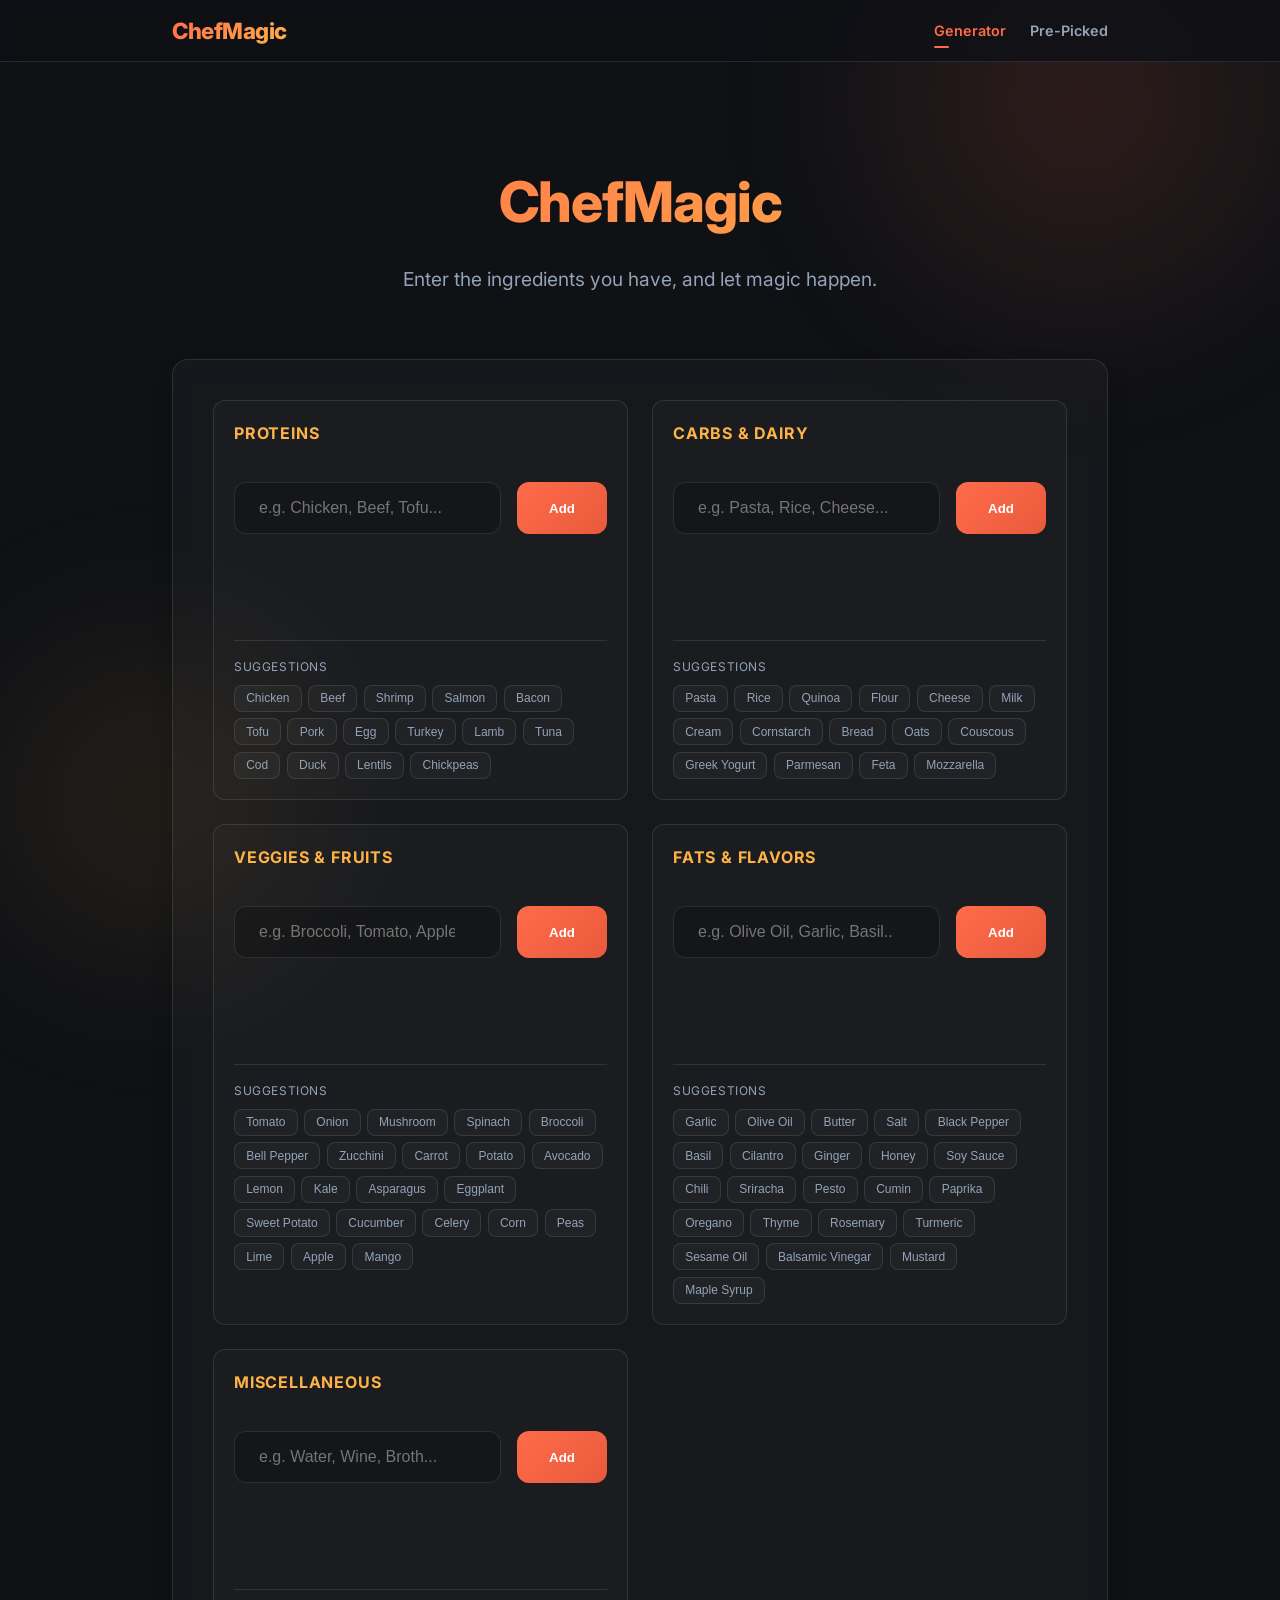
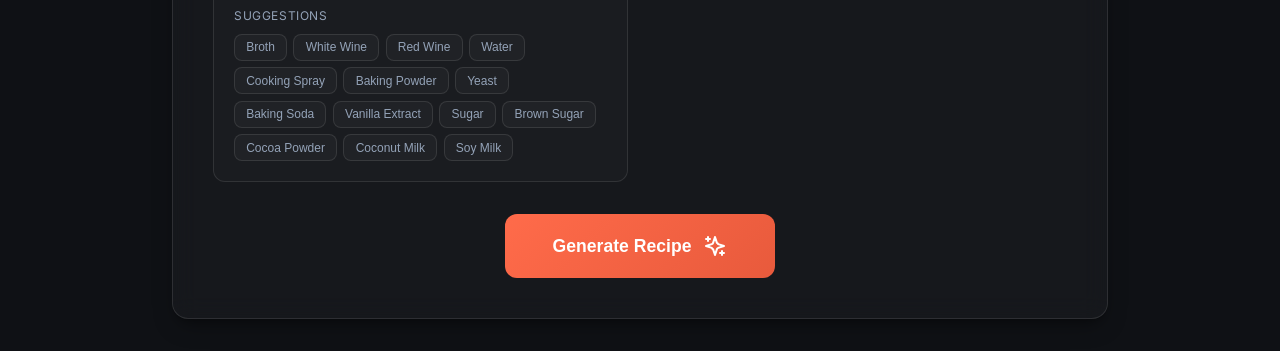
<file: index.html>
<!DOCTYPE html>
<html lang="en">

<head>
    <meta charset="UTF-8">
    <meta name="viewport" content="width=device-width, initial-scale=1.0">
    <title>ChefMagic | Creative Recipe Generator</title>
    <meta name="description" content="Turn your remaining ingredients into gourmet recipes instantly with ChefMagic.">
    <!-- Google Fonts -->
    <link rel="preconnect" href="https://fonts.googleapis.com">
    <link rel="preconnect" href="https://fonts.gstatic.com" crossorigin>
    <link href="https://fonts.googleapis.com/css2?family=Inter:wght@400;600;700;800&display=swap" rel="stylesheet">
    <link rel="stylesheet" href="styles.css">
</head>

<body>
    <div class="bg-blob"></div>
    <div class="bg-blob-2"></div>

    <nav class="main-nav">
        <div class="nav-container">
            <a href="index.html" class="nav-logo">ChefMagic</a>
            <div class="nav-links">
                <a href="index.html" class="nav-link active">Generator</a>
                <a href="prepicked.html" class="nav-link">Pre-Picked</a>
            </div>
        </div>
    </nav>

    <div class="container" style="margin-top: 2rem;">
        <header>
            <h1>ChefMagic</h1>
            <p class="subtitle">Enter the ingredients you have, and let magic happen.</p>
        </header>

        <main>
            <section class="glass-card">
                <datalist id="ingredient-suggestions"></datalist>

                <div class="multi-input-grid">
                    <!-- Proteins -->
                    <div class="input-group category-group" data-category="proteins">
                        <h3>Proteins</h3>
                        <div class="input-field-wrapper">
                            <input type="text" id="input-proteins" placeholder="e.g. Chicken, Beef, Tofu..."
                                data-cat="proteins" list="ingredient-suggestions">
                            <button class="primary-btn add-btn" data-cat="proteins"> Add </button>
                        </div>
                        <div class="ingredients-list" id="list-proteins"></div>
                        <div class="suggested-ingredients" style="margin-top: 0.5rem; padding-top: 1rem; border-top: 1px solid var(--glass-border);">
                            <span style="font-size: 0.75rem; text-transform: uppercase; color: var(--text-muted); letter-spacing: 0.05em; display: block; margin-bottom: 0.5rem;">Suggestions</span>
                            <div class="category-chips">
                                <button class="suggestion-chip">Chicken</button>
                                <button class="suggestion-chip">Beef</button>
                                <button class="suggestion-chip">Shrimp</button>
                                <button class="suggestion-chip">Salmon</button>
                                <button class="suggestion-chip">Bacon</button>
                                <button class="suggestion-chip">Tofu</button>
                                <button class="suggestion-chip">Pork</button>
                                <button class="suggestion-chip">Egg</button>
                                <button class="suggestion-chip">Turkey</button>
                                <button class="suggestion-chip">Lamb</button>
                                <button class="suggestion-chip">Tuna</button>
                                <button class="suggestion-chip">Cod</button>
                                <button class="suggestion-chip">Duck</button>
                                <button class="suggestion-chip">Lentils</button>
                                <button class="suggestion-chip">Chickpeas</button>
                            </div>
                        </div>
                    </div>

                    <!-- Carbs & Dairy -->
                    <div class="input-group category-group" data-category="carbs">
                        <h3>Carbs & Dairy</h3>
                        <div class="input-field-wrapper">
                            <input type="text" id="input-carbs" placeholder="e.g. Pasta, Rice, Cheese..."
                                data-cat="carbs" list="ingredient-suggestions">
                            <button class="primary-btn add-btn" data-cat="carbs"> Add </button>
                        </div>
                        <div class="ingredients-list" id="list-carbs"></div>
                        <div class="suggested-ingredients" style="margin-top: 0.5rem; padding-top: 1rem; border-top: 1px solid var(--glass-border);">
                            <span style="font-size: 0.75rem; text-transform: uppercase; color: var(--text-muted); letter-spacing: 0.05em; display: block; margin-bottom: 0.5rem;">Suggestions</span>
                            <div class="category-chips">
                                <button class="suggestion-chip">Pasta</button>
                                <button class="suggestion-chip">Rice</button>
                                <button class="suggestion-chip">Quinoa</button>
                                <button class="suggestion-chip">Flour</button>
                                <button class="suggestion-chip">Cheese</button>
                                <button class="suggestion-chip">Milk</button>
                                <button class="suggestion-chip">Cream</button>
                                <button class="suggestion-chip">Cornstarch</button>
                                <button class="suggestion-chip">Bread</button>
                                <button class="suggestion-chip">Oats</button>
                                <button class="suggestion-chip">Couscous</button>
                                <button class="suggestion-chip">Greek Yogurt</button>
                                <button class="suggestion-chip">Parmesan</button>
                                <button class="suggestion-chip">Feta</button>
                                <button class="suggestion-chip">Mozzarella</button>
                            </div>
                        </div>
                    </div>

                    <!-- Veggies & Fruits -->
                    <div class="input-group category-group" data-category="veggies">
                        <h3>Veggies & Fruits</h3>
                        <div class="input-field-wrapper">
                            <input type="text" id="input-veggies" placeholder="e.g. Broccoli, Tomato, Apple..."
                                data-cat="veggies" list="ingredient-suggestions">
                            <button class="primary-btn add-btn" data-cat="veggies"> Add </button>
                        </div>
                        <div class="ingredients-list" id="list-veggies"></div>
                        <div class="suggested-ingredients" style="margin-top: 0.5rem; padding-top: 1rem; border-top: 1px solid var(--glass-border);">
                            <span style="font-size: 0.75rem; text-transform: uppercase; color: var(--text-muted); letter-spacing: 0.05em; display: block; margin-bottom: 0.5rem;">Suggestions</span>
                            <div class="category-chips">
                                <button class="suggestion-chip">Tomato</button>
                                <button class="suggestion-chip">Onion</button>
                                <button class="suggestion-chip">Mushroom</button>
                                <button class="suggestion-chip">Spinach</button>
                                <button class="suggestion-chip">Broccoli</button>
                                <button class="suggestion-chip">Bell Pepper</button>
                                <button class="suggestion-chip">Zucchini</button>
                                <button class="suggestion-chip">Carrot</button>
                                <button class="suggestion-chip">Potato</button>
                                <button class="suggestion-chip">Avocado</button>
                                <button class="suggestion-chip">Lemon</button>
                                <button class="suggestion-chip">Kale</button>
                                <button class="suggestion-chip">Asparagus</button>
                                <button class="suggestion-chip">Eggplant</button>
                                <button class="suggestion-chip">Sweet Potato</button>
                                <button class="suggestion-chip">Cucumber</button>
                                <button class="suggestion-chip">Celery</button>
                                <button class="suggestion-chip">Corn</button>
                                <button class="suggestion-chip">Peas</button>
                                <button class="suggestion-chip">Lime</button>
                                <button class="suggestion-chip">Apple</button>
                                <button class="suggestion-chip">Mango</button>
                            </div>
                        </div>
                    </div>

                    <!-- Fats & Flavors -->
                    <div class="input-group category-group" data-category="flavors">
                        <h3>Fats & Flavors</h3>
                        <div class="input-field-wrapper">
                            <input type="text" id="input-flavors" placeholder="e.g. Olive Oil, Garlic, Basil..."
                                data-cat="flavors" list="ingredient-suggestions">
                            <button class="primary-btn add-btn" data-cat="flavors"> Add </button>
                        </div>
                        <div class="ingredients-list" id="list-flavors"></div>
                        <div class="suggested-ingredients" style="margin-top: 0.5rem; padding-top: 1rem; border-top: 1px solid var(--glass-border);">
                            <span style="font-size: 0.75rem; text-transform: uppercase; color: var(--text-muted); letter-spacing: 0.05em; display: block; margin-bottom: 0.5rem;">Suggestions</span>
                            <div class="category-chips">
                                <button class="suggestion-chip">Garlic</button>
                                <button class="suggestion-chip">Olive Oil</button>
                                <button class="suggestion-chip">Butter</button>
                                <button class="suggestion-chip">Salt</button>
                                <button class="suggestion-chip">Black Pepper</button>
                                <button class="suggestion-chip">Basil</button>
                                <button class="suggestion-chip">Cilantro</button>
                                <button class="suggestion-chip">Ginger</button>
                                <button class="suggestion-chip">Honey</button>
                                <button class="suggestion-chip">Soy Sauce</button>
                                <button class="suggestion-chip">Chili</button>
                                <button class="suggestion-chip">Sriracha</button>
                                <button class="suggestion-chip">Pesto</button>
                                <button class="suggestion-chip">Cumin</button>
                                <button class="suggestion-chip">Paprika</button>
                                <button class="suggestion-chip">Oregano</button>
                                <button class="suggestion-chip">Thyme</button>
                                <button class="suggestion-chip">Rosemary</button>
                                <button class="suggestion-chip">Turmeric</button>
                                <button class="suggestion-chip">Sesame Oil</button>
                                <button class="suggestion-chip">Balsamic Vinegar</button>
                                <button class="suggestion-chip">Mustard</button>
                                <button class="suggestion-chip">Maple Syrup</button>
                            </div>
                        </div>
                    </div>

                    <!-- Misc -->
                    <div class="input-group category-group" data-category="misc">
                        <h3>Miscellaneous</h3>
                        <div class="input-field-wrapper">
                            <input type="text" id="input-misc" placeholder="e.g. Water, Wine, Broth..."
                                data-cat="misc" list="ingredient-suggestions">
                            <button class="primary-btn add-btn" data-cat="misc"> Add </button>
                        </div>
                        <div class="ingredients-list" id="list-misc"></div>
                        <div class="suggested-ingredients" style="margin-top: 0.5rem; padding-top: 1rem; border-top: 1px solid var(--glass-border);">
                            <span style="font-size: 0.75rem; text-transform: uppercase; color: var(--text-muted); letter-spacing: 0.05em; display: block; margin-bottom: 0.5rem;">Suggestions</span>
                            <div class="category-chips">
                                <button class="suggestion-chip">Broth</button>
                                <button class="suggestion-chip">White Wine</button>
                                <button class="suggestion-chip">Red Wine</button>
                                <button class="suggestion-chip">Water</button>
                                <button class="suggestion-chip">Cooking Spray</button>
                                <button class="suggestion-chip">Baking Powder</button>
                                <button class="suggestion-chip">Yeast</button>
                                <button class="suggestion-chip">Baking Soda</button>
                                <button class="suggestion-chip">Vanilla Extract</button>
                                <button class="suggestion-chip">Sugar</button>
                                <button class="suggestion-chip">Brown Sugar</button>
                                <button class="suggestion-chip">Cocoa Powder</button>
                                <button class="suggestion-chip">Coconut Milk</button>
                                <button class="suggestion-chip">Soy Milk</button>
                            </div>
                        </div>
                    </div>
                </div>

                <!-- Subtype Selection Modal (Hidden by default) -->
                <div id="subtype-modal" class="modal-overlay hidden">
                    <div class="modal-content glass-card">
                        <h3 id="subtype-title">Which type of Pasta?</h3>
                        <div class="subtype-options" id="subtype-options">
                            <!-- Options injected here -->
                        </div>
                        <button id="cancel-subtype" class="text-btn" style="margin-top: 1rem;">Cancel</button>
                    </div>
                </div>

                <div style="display: flex; justify-content: center; margin-top: 1rem;">
                    <button class="primary-btn" id="generate-btn"
                        style="padding: 1.25rem 3rem; font-size: 1.1rem; gap: 0.75rem;">
                        <span>Generate Recipe</span>
                        <svg width="24" height="24" viewBox="0 0 24 24" fill="none" stroke="currentColor"
                            stroke-width="2" stroke-linecap="round" stroke-linejoin="round">
                            <path
                                d="m12 3-1.912 5.813a2 2 0 0 1-1.275 1.275L3 12l5.813 1.912a2 2 0 0 0 1.275 1.275L12 21l1.912-5.813a2 2 0 0 1 1.275-1.275L21 12l-5.813-1.912a2 2 0 0 0-1.275-1.275L12 3Z">
                            </path>
                            <path d="M5 3v4"></path>
                            <path d="M19 17v4"></path>
                            <path d="M3 5h4"></path>
                            <path d="M17 19h4"></path>
                        </svg>
                    </button>
                </div>
    </div>
    </section>

    <section class="recipe-section" id="recipe-section">
        <!-- Recipe will be injected here -->
    </section>
    </main>
    </div>

    <script src="script.js"></script>
</body>

</html>
</file>
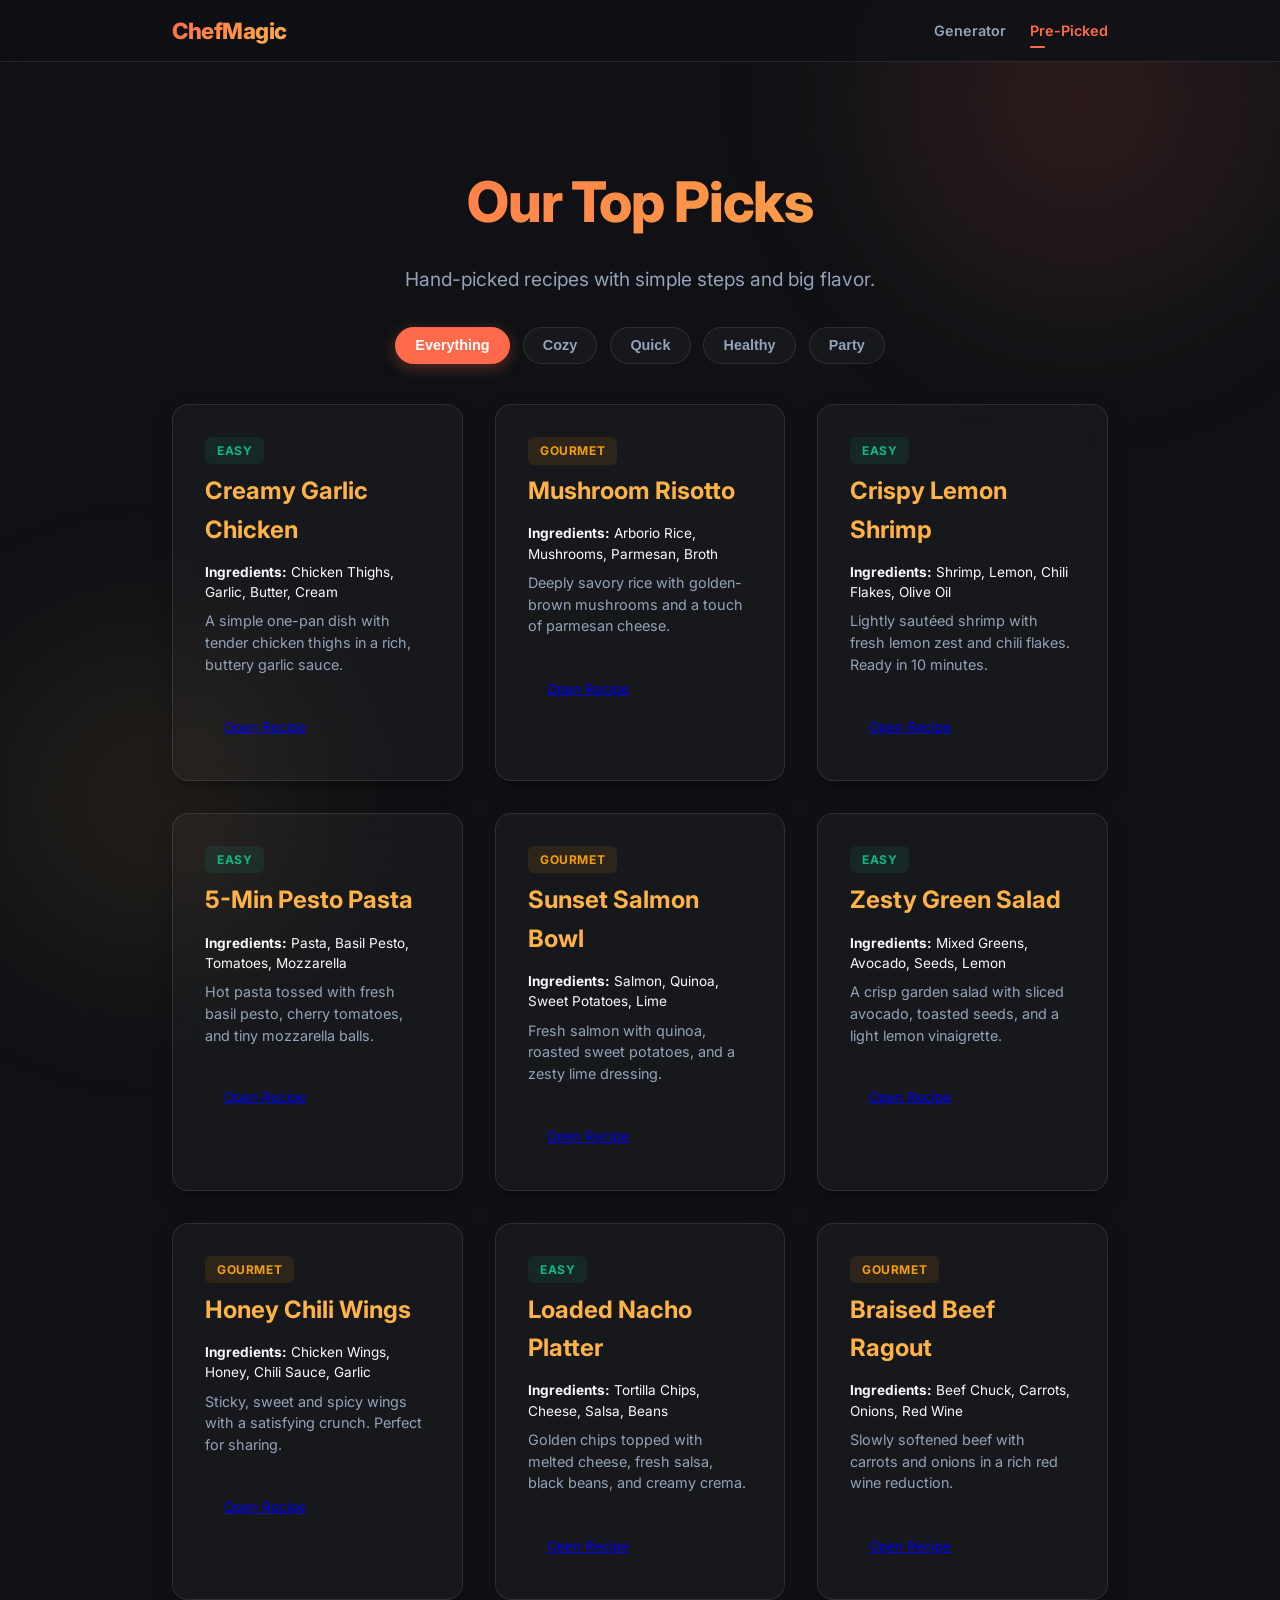
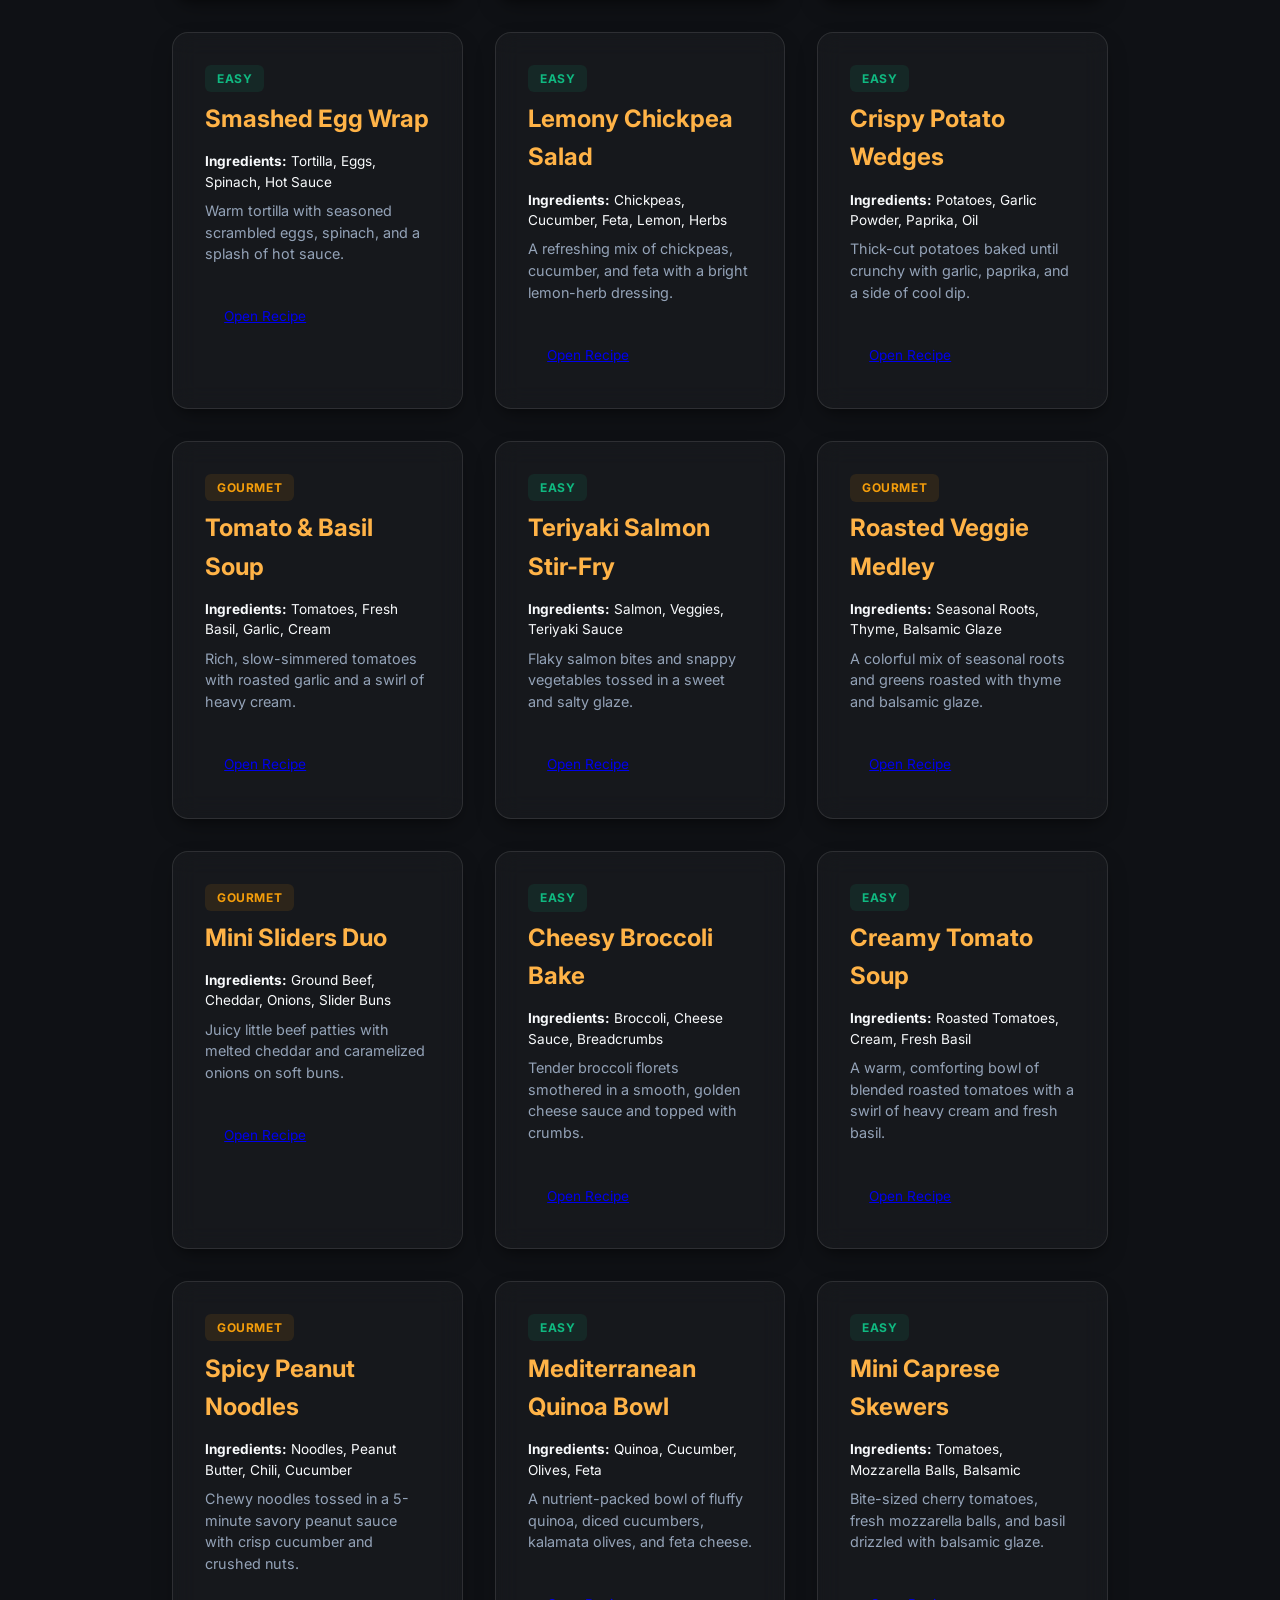
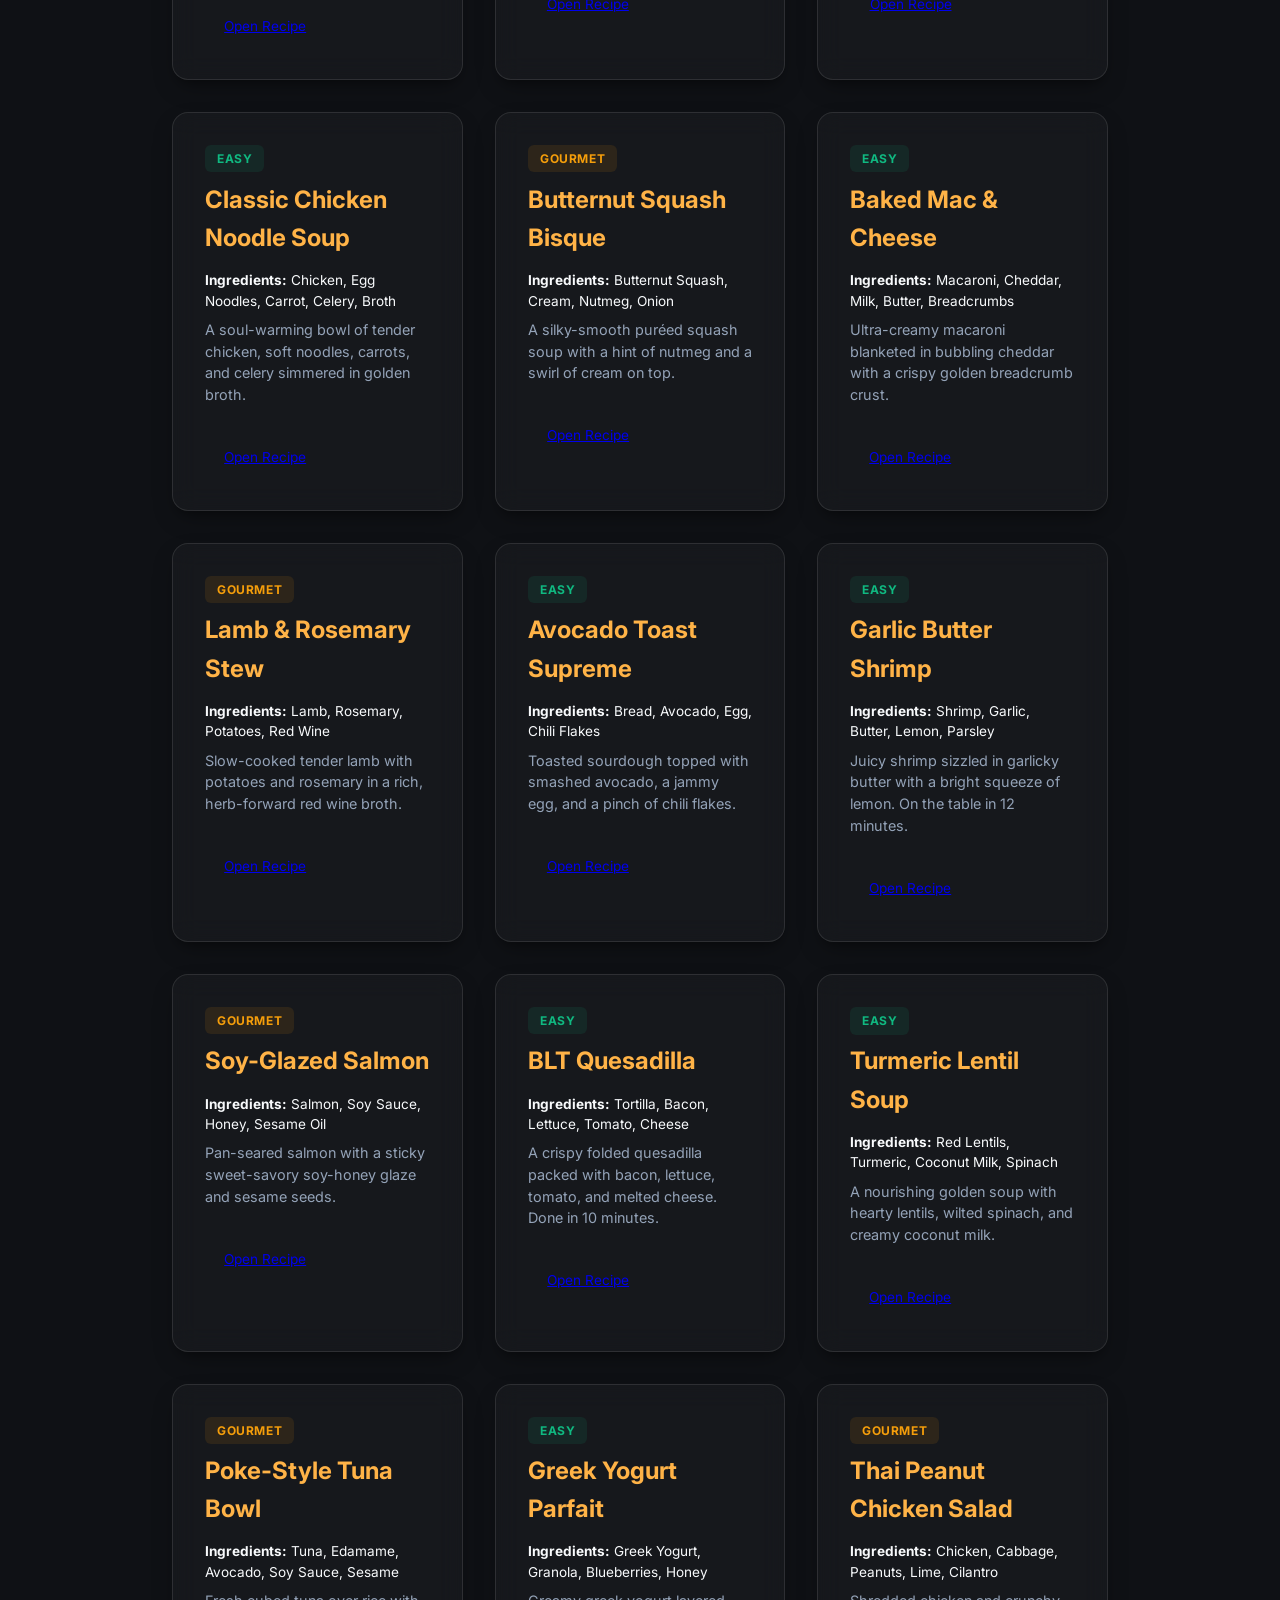
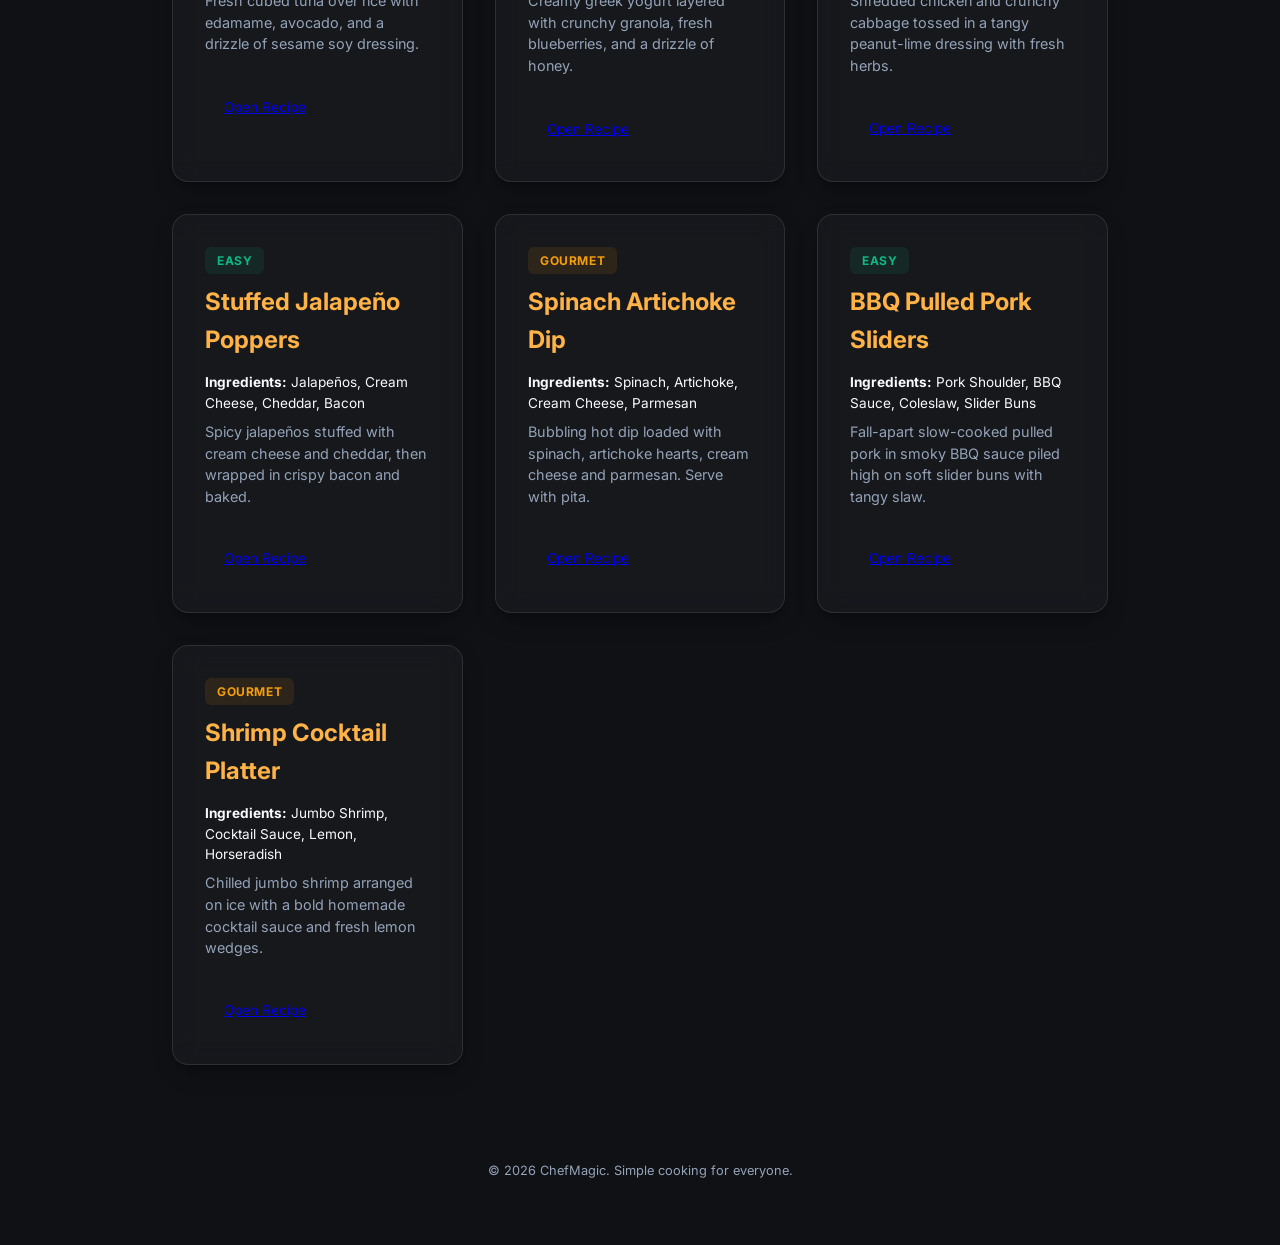
<file: prepicked.html>
<!DOCTYPE html>
<html lang="en">

<head>
    <meta charset="UTF-8">
    <meta name="viewport" content="width=device-width, initial-scale=1.0">
    <title>ChefMagic | Pre-Picked Recipes</title>
    <meta name="description" content="Explore our curated collection of professional, easy-to-follow recipes.">
    <link rel="preconnect" href="https://fonts.googleapis.com">
    <link rel="preconnect" href="https://fonts.gstatic.com" crossorigin>
    <link href="https://fonts.googleapis.com/css2?family=Inter:wght@400;600;700;800&display=swap" rel="stylesheet">
    <link rel="stylesheet" href="styles.css">
</head>

<body>
    <div class="bg-blob"></div>
    <div class="bg-blob-2"></div>

    <nav class="main-nav">
        <div class="nav-container">
            <a href="index.html" class="nav-logo">ChefMagic</a>
            <div class="nav-links">
                <a href="index.html" class="nav-link">Generator</a>
                <a href="prepicked.html" class="nav-link active">Pre-Picked</a>
            </div>
        </div>
    </nav>

    <div class="container" style="margin-top: 2rem;">
        <header style="margin-bottom: 2rem; text-align: center;">
            <h1>Our Top Picks</h1>
            <p class="subtitle">Hand-picked recipes with simple steps and big flavor.</p>
        </header>

        <div class="vibe-selector">
            <button class="vibe-btn active" data-vibe="all">Everything</button>
            <button class="vibe-btn" data-vibe="cozy">Cozy</button>
            <button class="vibe-btn" data-vibe="quick">Quick</button>
            <button class="vibe-btn" data-vibe="healthy">Healthy</button>
            <button class="vibe-btn" data-vibe="party">Party</button>
        </div>

        <main>
            <div class="recipe-gallery" id="recipe-gallery">
                <!-- Cozy -->
                <div class="glass-card gallery-card" data-vibe="cozy">
                    <div>
                        <span class="difficulty-badge diff-beginner">Easy</span>
                        <h2>Creamy Garlic Chicken</h2>
                        <p class="recipe-ingredients" style="font-size: 0.85rem; color: var(--accent-color); margin-bottom: 0.5rem;"><strong>Ingredients:</strong> Chicken Thighs, Garlic, Butter, Cream</p>
                        <p>A simple one-pan dish with tender chicken thighs in a rich, buttery garlic sauce.</p>
                    </div>
                    <a href="#" class="primary-btn view-btn">Open Recipe</a>
                </div>

                <div class="glass-card gallery-card" data-vibe="cozy">
                    <div>
                        <span class="difficulty-badge diff-intermediate">Gourmet</span>
                        <h2>Mushroom Risotto</h2>
                        <p class="recipe-ingredients" style="font-size: 0.85rem; color: var(--accent-color); margin-bottom: 0.5rem;"><strong>Ingredients:</strong> Arborio Rice, Mushrooms, Parmesan, Broth</p>
                        <p>Deeply savory rice with golden-brown mushrooms and a touch of parmesan cheese.</p>
                    </div>
                    <a href="#" class="primary-btn view-btn">Open Recipe</a>
                </div>

                <!-- Quick -->
                <div class="glass-card gallery-card" data-vibe="quick">
                    <div>
                        <span class="difficulty-badge diff-beginner">Easy</span>
                        <h2>Crispy Lemon Shrimp</h2>
                        <p class="recipe-ingredients" style="font-size: 0.85rem; color: var(--accent-color); margin-bottom: 0.5rem;"><strong>Ingredients:</strong> Shrimp, Lemon, Chili Flakes, Olive Oil</p>
                        <p>Lightly sautéed shrimp with fresh lemon zest and chili flakes. Ready in 10 minutes.</p>
                    </div>
                    <a href="#" class="primary-btn view-btn">Open Recipe</a>
                </div>

                <div class="glass-card gallery-card" data-vibe="quick">
                    <div>
                        <span class="difficulty-badge diff-beginner">Easy</span>
                        <h2>5-Min Pesto Pasta</h2>
                        <p class="recipe-ingredients" style="font-size: 0.85rem; color: var(--accent-color); margin-bottom: 0.5rem;"><strong>Ingredients:</strong> Pasta, Basil Pesto, Tomatoes, Mozzarella</p>
                        <p>Hot pasta tossed with fresh basil pesto, cherry tomatoes, and tiny mozzarella balls.</p>
                    </div>
                    <a href="#" class="primary-btn view-btn">Open Recipe</a>
                </div>

                <!-- Healthy -->
                <div class="glass-card gallery-card" data-vibe="healthy">
                    <div>
                        <span class="difficulty-badge diff-intermediate">Gourmet</span>
                        <h2>Sunset Salmon Bowl</h2>
                        <p class="recipe-ingredients" style="font-size: 0.85rem; color: var(--accent-color); margin-bottom: 0.5rem;"><strong>Ingredients:</strong> Salmon, Quinoa, Sweet Potatoes, Lime</p>
                        <p>Fresh salmon with quinoa, roasted sweet potatoes, and a zesty lime dressing.</p>
                    </div>
                    <a href="#" class="primary-btn view-btn">Open Recipe</a>
                </div>

                <div class="glass-card gallery-card" data-vibe="healthy">
                    <div>
                        <span class="difficulty-badge diff-beginner">Easy</span>
                        <h2>Zesty Green Salad</h2>
                        <p class="recipe-ingredients" style="font-size: 0.85rem; color: var(--accent-color); margin-bottom: 0.5rem;"><strong>Ingredients:</strong> Mixed Greens, Avocado, Seeds, Lemon</p>
                        <p>A crisp garden salad with sliced avocado, toasted seeds, and a light lemon vinaigrette.</p>
                    </div>
                    <a href="#" class="primary-btn view-btn">Open Recipe</a>
                </div>

                <!-- Party -->
                <div class="glass-card gallery-card" data-vibe="party">
                    <div>
                        <span class="difficulty-badge diff-intermediate">Gourmet</span>
                        <h2>Honey Chili Wings</h2>
                        <p class="recipe-ingredients" style="font-size: 0.85rem; color: var(--accent-color); margin-bottom: 0.5rem;"><strong>Ingredients:</strong> Chicken Wings, Honey, Chili Sauce, Garlic</p>
                        <p>Sticky, sweet and spicy wings with a satisfying crunch. Perfect for sharing.</p>
                    </div>
                    <a href="#" class="primary-btn view-btn">Open Recipe</a>
                </div>

                <div class="glass-card gallery-card" data-vibe="party">
                    <div>
                        <span class="difficulty-badge diff-beginner">Easy</span>
                        <h2>Loaded Nacho Platter</h2>
                        <p class="recipe-ingredients" style="font-size: 0.85rem; color: var(--accent-color); margin-bottom: 0.5rem;"><strong>Ingredients:</strong> Tortilla Chips, Cheese, Salsa, Beans</p>
                        <p>Golden chips topped with melted cheese, fresh salsa, black beans, and creamy crema.</p>
                    </div>
                    <a href="#" class="primary-btn view-btn">Open Recipe</a>
                </div>

                <!-- Mixed -->
                <div class="glass-card gallery-card" data-vibe="cozy">
                    <div>
                        <span class="difficulty-badge diff-intermediate">Gourmet</span>
                        <h2>Braised Beef Ragout</h2>
                        <p class="recipe-ingredients" style="font-size: 0.85rem; color: var(--accent-color); margin-bottom: 0.5rem;"><strong>Ingredients:</strong> Beef Chuck, Carrots, Onions, Red Wine</p>
                        <p>Slowly softened beef with carrots and onions in a rich red wine reduction.</p>
                    </div>
                    <a href="#" class="primary-btn view-btn">Open Recipe</a>
                </div>

                <div class="glass-card gallery-card" data-vibe="quick">
                    <div>
                        <span class="difficulty-badge diff-beginner">Easy</span>
                        <h2>Smashed Egg Wrap</h2>
                        <p class="recipe-ingredients" style="font-size: 0.85rem; color: var(--accent-color); margin-bottom: 0.5rem;"><strong>Ingredients:</strong> Tortilla, Eggs, Spinach, Hot Sauce</p>
                        <p>Warm tortilla with seasoned scrambled eggs, spinach, and a splash of hot sauce.</p>
                    </div>
                    <a href="#" class="primary-btn view-btn">Open Recipe</a>
                </div>

                <!-- New Additions -->
                <div class="glass-card gallery-card" data-vibe="healthy">
                    <div>
                        <span class="difficulty-badge diff-beginner">Easy</span>
                        <h2>Lemony Chickpea Salad</h2>
                        <p class="recipe-ingredients" style="font-size: 0.85rem; color: var(--accent-color); margin-bottom: 0.5rem;"><strong>Ingredients:</strong> Chickpeas, Cucumber, Feta, Lemon, Herbs</p>
                        <p>A refreshing mix of chickpeas, cucumber, and feta with a bright lemon-herb dressing.</p>
                    </div>
                    <a href="#" class="primary-btn view-btn">Open Recipe</a>
                </div>

                <div class="glass-card gallery-card" data-vibe="party">
                    <div>
                        <span class="difficulty-badge diff-beginner">Easy</span>
                        <h2>Crispy Potato Wedges</h2>
                        <p class="recipe-ingredients" style="font-size: 0.85rem; color: var(--accent-color); margin-bottom: 0.5rem;"><strong>Ingredients:</strong> Potatoes, Garlic Powder, Paprika, Oil</p>
                        <p>Thick-cut potatoes baked until crunchy with garlic, paprika, and a side of cool dip.</p>
                    </div>
                    <a href="#" class="primary-btn view-btn">Open Recipe</a>
                </div>

                <div class="glass-card gallery-card" data-vibe="cozy">
                    <div>
                        <span class="difficulty-badge diff-intermediate">Gourmet</span>
                        <h2>Tomato & Basil Soup</h2>
                        <p class="recipe-ingredients" style="font-size: 0.85rem; color: var(--accent-color); margin-bottom: 0.5rem;"><strong>Ingredients:</strong> Tomatoes, Fresh Basil, Garlic, Cream</p>
                        <p>Rich, slow-simmered tomatoes with roasted garlic and a swirl of heavy cream.</p>
                    </div>
                    <a href="#" class="primary-btn view-btn">Open Recipe</a>
                </div>

                <div class="glass-card gallery-card" data-vibe="quick">
                    <div>
                        <span class="difficulty-badge diff-beginner">Easy</span>
                        <h2>Teriyaki Salmon Stir-Fry</h2>
                        <p class="recipe-ingredients" style="font-size: 0.85rem; color: var(--accent-color); margin-bottom: 0.5rem;"><strong>Ingredients:</strong> Salmon, Veggies, Teriyaki Sauce</p>
                        <p>Flaky salmon bites and snappy vegetables tossed in a sweet and salty glaze.</p>
                    </div>
                    <a href="#" class="primary-btn view-btn">Open Recipe</a>
                </div>

                <div class="glass-card gallery-card" data-vibe="healthy">
                    <div>
                        <span class="difficulty-badge diff-intermediate">Gourmet</span>
                        <h2>Roasted Veggie Medley</h2>
                        <p class="recipe-ingredients" style="font-size: 0.85rem; color: var(--accent-color); margin-bottom: 0.5rem;"><strong>Ingredients:</strong> Seasonal Roots, Thyme, Balsamic Glaze</p>
                        <p>A colorful mix of seasonal roots and greens roasted with thyme and balsamic glaze.</p>
                    </div>
                    <a href="#" class="primary-btn view-btn">Open Recipe</a>
                </div>

                <div class="glass-card gallery-card" data-vibe="party">
                    <div>
                        <span class="difficulty-badge diff-intermediate">Gourmet</span>
                        <h2>Mini Sliders Duo</h2>
                        <p class="recipe-ingredients" style="font-size: 0.85rem; color: var(--accent-color); margin-bottom: 0.5rem;"><strong>Ingredients:</strong> Ground Beef, Cheddar, Onions, Slider Buns</p>
                        <p>Juicy little beef patties with melted cheddar and caramelized onions on soft buns.</p>
                    </div>
                    <a href="#" class="primary-btn view-btn">Open Recipe</a>
                </div>

                <div class="glass-card gallery-card" data-vibe="cozy">
                    <div>
                        <span class="difficulty-badge diff-beginner">Easy</span>
                        <h2>Cheesy Broccoli Bake</h2>
                        <p class="recipe-ingredients" style="font-size: 0.85rem; color: var(--accent-color); margin-bottom: 0.5rem;"><strong>Ingredients:</strong> Broccoli, Cheese Sauce, Breadcrumbs</p>
                        <p>Tender broccoli florets smothered in a smooth, golden cheese sauce and topped with crumbs.
                        </p>
                    </div>
                    <a href="#" class="primary-btn view-btn">Open Recipe</a>
                </div>

                <!-- Expanded Recipes -->
                <div class="glass-card gallery-card" data-vibe="cozy">
                    <div>
                        <span class="difficulty-badge diff-beginner">Easy</span>
                        <h2>Creamy Tomato Soup</h2>
                        <p class="recipe-ingredients" style="font-size: 0.85rem; color: var(--accent-color); margin-bottom: 0.5rem;"><strong>Ingredients:</strong> Roasted Tomatoes, Cream, Fresh Basil</p>
                        <p>A warm, comforting bowl of blended roasted tomatoes with a swirl of heavy cream and fresh
                            basil.</p>
                    </div>
                    <a href="#" class="primary-btn view-btn">Open Recipe</a>
                </div>

                <div class="glass-card gallery-card" data-vibe="quick">
                    <div>
                        <span class="difficulty-badge diff-intermediate">Gourmet</span>
                        <h2>Spicy Peanut Noodles</h2>
                        <p class="recipe-ingredients" style="font-size: 0.85rem; color: var(--accent-color); margin-bottom: 0.5rem;"><strong>Ingredients:</strong> Noodles, Peanut Butter, Chili, Cucumber</p>
                        <p>Chewy noodles tossed in a 5-minute savory peanut sauce with crisp cucumber and crushed nuts.
                        </p>
                    </div>
                    <a href="#" class="primary-btn view-btn">Open Recipe</a>
                </div>

                <div class="glass-card gallery-card" data-vibe="healthy">
                    <div>
                        <span class="difficulty-badge diff-beginner">Easy</span>
                        <h2>Mediterranean Quinoa Bowl</h2>
                        <p class="recipe-ingredients" style="font-size: 0.85rem; color: var(--accent-color); margin-bottom: 0.5rem;"><strong>Ingredients:</strong> Quinoa, Cucumber, Olives, Feta</p>
                        <p>A nutrient-packed bowl of fluffy quinoa, diced cucumbers, kalamata olives, and feta cheese.
                        </p>
                    </div>
                    <a href="#" class="primary-btn view-btn">Open Recipe</a>
                </div>

                <div class="glass-card gallery-card" data-vibe="party">
                    <div>
                        <span class="difficulty-badge diff-beginner">Easy</span>
                        <h2>Mini Caprese Skewers</h2>
                        <p class="recipe-ingredients" style="font-size: 0.85rem; color: var(--accent-color); margin-bottom: 0.5rem;"><strong>Ingredients:</strong> Tomatoes, Mozzarella Balls, Balsamic</p>
                        <p>Bite-sized cherry tomatoes, fresh mozzarella balls, and basil drizzled with balsamic glaze.</p>
                    </div>
                    <a href="#" class="primary-btn view-btn">Open Recipe</a>
                </div>

                <!-- Cozy additions -->
                <div class="glass-card gallery-card" data-vibe="cozy">
                    <div>
                        <span class="difficulty-badge diff-beginner">Easy</span>
                        <h2>Classic Chicken Noodle Soup</h2>
                        <p class="recipe-ingredients" style="font-size: 0.85rem; color: var(--accent-color); margin-bottom: 0.5rem;"><strong>Ingredients:</strong> Chicken, Egg Noodles, Carrot, Celery, Broth</p>
                        <p>A soul-warming bowl of tender chicken, soft noodles, carrots, and celery simmered in golden broth.</p>
                    </div>
                    <a href="#" class="primary-btn view-btn">Open Recipe</a>
                </div>

                <div class="glass-card gallery-card" data-vibe="cozy">
                    <div>
                        <span class="difficulty-badge diff-intermediate">Gourmet</span>
                        <h2>Butternut Squash Bisque</h2>
                        <p class="recipe-ingredients" style="font-size: 0.85rem; color: var(--accent-color); margin-bottom: 0.5rem;"><strong>Ingredients:</strong> Butternut Squash, Cream, Nutmeg, Onion</p>
                        <p>A silky-smooth puréed squash soup with a hint of nutmeg and a swirl of cream on top.</p>
                    </div>
                    <a href="#" class="primary-btn view-btn">Open Recipe</a>
                </div>

                <div class="glass-card gallery-card" data-vibe="cozy">
                    <div>
                        <span class="difficulty-badge diff-beginner">Easy</span>
                        <h2>Baked Mac & Cheese</h2>
                        <p class="recipe-ingredients" style="font-size: 0.85rem; color: var(--accent-color); margin-bottom: 0.5rem;"><strong>Ingredients:</strong> Macaroni, Cheddar, Milk, Butter, Breadcrumbs</p>
                        <p>Ultra-creamy macaroni blanketed in bubbling cheddar with a crispy golden breadcrumb crust.</p>
                    </div>
                    <a href="#" class="primary-btn view-btn">Open Recipe</a>
                </div>

                <div class="glass-card gallery-card" data-vibe="cozy">
                    <div>
                        <span class="difficulty-badge diff-intermediate">Gourmet</span>
                        <h2>Lamb & Rosemary Stew</h2>
                        <p class="recipe-ingredients" style="font-size: 0.85rem; color: var(--accent-color); margin-bottom: 0.5rem;"><strong>Ingredients:</strong> Lamb, Rosemary, Potatoes, Red Wine</p>
                        <p>Slow-cooked tender lamb with potatoes and rosemary in a rich, herb-forward red wine broth.</p>
                    </div>
                    <a href="#" class="primary-btn view-btn">Open Recipe</a>
                </div>

                <!-- Quick additions -->
                <div class="glass-card gallery-card" data-vibe="quick">
                    <div>
                        <span class="difficulty-badge diff-beginner">Easy</span>
                        <h2>Avocado Toast Supreme</h2>
                        <p class="recipe-ingredients" style="font-size: 0.85rem; color: var(--accent-color); margin-bottom: 0.5rem;"><strong>Ingredients:</strong> Bread, Avocado, Egg, Chili Flakes</p>
                        <p>Toasted sourdough topped with smashed avocado, a jammy egg, and a pinch of chili flakes.</p>
                    </div>
                    <a href="#" class="primary-btn view-btn">Open Recipe</a>
                </div>

                <div class="glass-card gallery-card" data-vibe="quick">
                    <div>
                        <span class="difficulty-badge diff-beginner">Easy</span>
                        <h2>Garlic Butter Shrimp</h2>
                        <p class="recipe-ingredients" style="font-size: 0.85rem; color: var(--accent-color); margin-bottom: 0.5rem;"><strong>Ingredients:</strong> Shrimp, Garlic, Butter, Lemon, Parsley</p>
                        <p>Juicy shrimp sizzled in garlicky butter with a bright squeeze of lemon. On the table in 12 minutes.</p>
                    </div>
                    <a href="#" class="primary-btn view-btn">Open Recipe</a>
                </div>

                <div class="glass-card gallery-card" data-vibe="quick">
                    <div>
                        <span class="difficulty-badge diff-intermediate">Gourmet</span>
                        <h2>Soy-Glazed Salmon</h2>
                        <p class="recipe-ingredients" style="font-size: 0.85rem; color: var(--accent-color); margin-bottom: 0.5rem;"><strong>Ingredients:</strong> Salmon, Soy Sauce, Honey, Sesame Oil</p>
                        <p>Pan-seared salmon with a sticky sweet-savory soy-honey glaze and sesame seeds.</p>
                    </div>
                    <a href="#" class="primary-btn view-btn">Open Recipe</a>
                </div>

                <div class="glass-card gallery-card" data-vibe="quick">
                    <div>
                        <span class="difficulty-badge diff-beginner">Easy</span>
                        <h2>BLT Quesadilla</h2>
                        <p class="recipe-ingredients" style="font-size: 0.85rem; color: var(--accent-color); margin-bottom: 0.5rem;"><strong>Ingredients:</strong> Tortilla, Bacon, Lettuce, Tomato, Cheese</p>
                        <p>A crispy folded quesadilla packed with bacon, lettuce, tomato, and melted cheese. Done in 10 minutes.</p>
                    </div>
                    <a href="#" class="primary-btn view-btn">Open Recipe</a>
                </div>

                <!-- Healthy additions -->
                <div class="glass-card gallery-card" data-vibe="healthy">
                    <div>
                        <span class="difficulty-badge diff-beginner">Easy</span>
                        <h2>Turmeric Lentil Soup</h2>
                        <p class="recipe-ingredients" style="font-size: 0.85rem; color: var(--accent-color); margin-bottom: 0.5rem;"><strong>Ingredients:</strong> Red Lentils, Turmeric, Coconut Milk, Spinach</p>
                        <p>A nourishing golden soup with hearty lentils, wilted spinach, and creamy coconut milk.</p>
                    </div>
                    <a href="#" class="primary-btn view-btn">Open Recipe</a>
                </div>

                <div class="glass-card gallery-card" data-vibe="healthy">
                    <div>
                        <span class="difficulty-badge diff-intermediate">Gourmet</span>
                        <h2>Poke-Style Tuna Bowl</h2>
                        <p class="recipe-ingredients" style="font-size: 0.85rem; color: var(--accent-color); margin-bottom: 0.5rem;"><strong>Ingredients:</strong> Tuna, Edamame, Avocado, Soy Sauce, Sesame</p>
                        <p>Fresh cubed tuna over rice with edamame, avocado, and a drizzle of sesame soy dressing.</p>
                    </div>
                    <a href="#" class="primary-btn view-btn">Open Recipe</a>
                </div>

                <div class="glass-card gallery-card" data-vibe="healthy">
                    <div>
                        <span class="difficulty-badge diff-beginner">Easy</span>
                        <h2>Greek Yogurt Parfait</h2>
                        <p class="recipe-ingredients" style="font-size: 0.85rem; color: var(--accent-color); margin-bottom: 0.5rem;"><strong>Ingredients:</strong> Greek Yogurt, Granola, Blueberries, Honey</p>
                        <p>Creamy greek yogurt layered with crunchy granola, fresh blueberries, and a drizzle of honey.</p>
                    </div>
                    <a href="#" class="primary-btn view-btn">Open Recipe</a>
                </div>

                <div class="glass-card gallery-card" data-vibe="healthy">
                    <div>
                        <span class="difficulty-badge diff-intermediate">Gourmet</span>
                        <h2>Thai Peanut Chicken Salad</h2>
                        <p class="recipe-ingredients" style="font-size: 0.85rem; color: var(--accent-color); margin-bottom: 0.5rem;"><strong>Ingredients:</strong> Chicken, Cabbage, Peanuts, Lime, Cilantro</p>
                        <p>Shredded chicken and crunchy cabbage tossed in a tangy peanut-lime dressing with fresh herbs.</p>
                    </div>
                    <a href="#" class="primary-btn view-btn">Open Recipe</a>
                </div>

                <!-- Party additions -->
                <div class="glass-card gallery-card" data-vibe="party">
                    <div>
                        <span class="difficulty-badge diff-beginner">Easy</span>
                        <h2>Stuffed Jalapeño Poppers</h2>
                        <p class="recipe-ingredients" style="font-size: 0.85rem; color: var(--accent-color); margin-bottom: 0.5rem;"><strong>Ingredients:</strong> Jalapeños, Cream Cheese, Cheddar, Bacon</p>
                        <p>Spicy jalapeños stuffed with cream cheese and cheddar, then wrapped in crispy bacon and baked.</p>
                    </div>
                    <a href="#" class="primary-btn view-btn">Open Recipe</a>
                </div>

                <div class="glass-card gallery-card" data-vibe="party">
                    <div>
                        <span class="difficulty-badge diff-intermediate">Gourmet</span>
                        <h2>Spinach Artichoke Dip</h2>
                        <p class="recipe-ingredients" style="font-size: 0.85rem; color: var(--accent-color); margin-bottom: 0.5rem;"><strong>Ingredients:</strong> Spinach, Artichoke, Cream Cheese, Parmesan</p>
                        <p>Bubbling hot dip loaded with spinach, artichoke hearts, cream cheese and parmesan. Serve with pita.</p>
                    </div>
                    <a href="#" class="primary-btn view-btn">Open Recipe</a>
                </div>

                <div class="glass-card gallery-card" data-vibe="party">
                    <div>
                        <span class="difficulty-badge diff-beginner">Easy</span>
                        <h2>BBQ Pulled Pork Sliders</h2>
                        <p class="recipe-ingredients" style="font-size: 0.85rem; color: var(--accent-color); margin-bottom: 0.5rem;"><strong>Ingredients:</strong> Pork Shoulder, BBQ Sauce, Coleslaw, Slider Buns</p>
                        <p>Fall-apart slow-cooked pulled pork in smoky BBQ sauce piled high on soft slider buns with tangy slaw.</p>
                    </div>
                    <a href="#" class="primary-btn view-btn">Open Recipe</a>
                </div>

                <div class="glass-card gallery-card" data-vibe="party">
                    <div>
                        <span class="difficulty-badge diff-intermediate">Gourmet</span>
                        <h2>Shrimp Cocktail Platter</h2>
                        <p class="recipe-ingredients" style="font-size: 0.85rem; color: var(--accent-color); margin-bottom: 0.5rem;"><strong>Ingredients:</strong> Jumbo Shrimp, Cocktail Sauce, Lemon, Horseradish</p>
                        <p>Chilled jumbo shrimp arranged on ice with a bold homemade cocktail sauce and fresh lemon wedges.</p>
                    </div>
                    <a href="#" class="primary-btn view-btn">Open Recipe</a>
                </div>
            </div>
        </main>
    </div>

    <footer style="text-align: center; padding: 4rem 0; color: var(--text-muted); font-size: 0.8rem;">
        &copy; 2026 ChefMagic. Simple cooking for everyone.
    </footer>

    <script>
        document.querySelectorAll('.vibe-btn').forEach(button => {
            button.addEventListener('click', () => {
                // Update active state
                document.querySelectorAll('.vibe-btn').forEach(btn => btn.classList.remove('active'));
                button.classList.add('active');

                const vibe = button.getAttribute('data-vibe');
                const cards = document.querySelectorAll('.gallery-card');

                cards.forEach(card => {
                    const cardVibe = card.getAttribute('data-vibe');
                    if (vibe === 'all' || cardVibe === vibe) {
                        card.classList.remove('hidden');
                        card.style.animation = 'fadeInScale 0.4s ease-out forwards';
                    } else {
                        card.classList.add('hidden');
                    }
                });
            });
        });
    </script>
</body>

</html>
</file>
<file: styles.css>
:root {
    /* Color Palette - Warm & Premium */
    --primary: #FF6B4A;
    /* Vibrant Cinnabar */
    --primary-dark: #E85A3C;
    --secondary: #FFB347;
    /* Amber */
    --bg-color: #0F1115;
    /* Dark Deep Charcoal */
    --card-bg: rgba(255, 255, 255, 0.05);
    --text-main: #F8FAFC;
    --text-muted: #94A3B8;
    --accent: #10B981;
    /* Emerald for success/generation */
    --error: #EF4444;

    /* Effects */
    --glass: rgba(255, 255, 255, 0.03);
    --glass-border: rgba(255, 255, 255, 0.1);
    --shadow-lg: 0 10px 25px -5px rgba(0, 0, 0, 0.3), 0 8px 10px -6px rgba(0, 0, 0, 0.3);
    --radius: 16px;
    --transition: all 0.3s cubic-bezier(0.4, 0, 0.2, 1);
}

* {
    margin: 0;
    padding: 0;
    box-sizing: border-box;
}

body {
    font-family: 'Inter', -apple-system, BlinkMacSystemFont, "Segoe UI", Roboto, sans-serif;
    background-color: var(--bg-color);
    color: var(--text-main);
    line-height: 1.6;
    overflow-x: hidden;
    min-height: 100vh;
    display: flex;
    flex-direction: column;
}

/* Background Decoration */
.bg-blob {
    position: fixed;
    width: 600px;
    height: 600px;
    background: radial-gradient(circle, rgba(255, 107, 74, 0.15) 0%, rgba(255, 107, 74, 0) 70%);
    top: -200px;
    right: -100px;
    z-index: -1;
    filter: blur(60px);
}

.bg-blob-2 {
    position: fixed;
    width: 500px;
    height: 500px;
    background: radial-gradient(circle, rgba(255, 179, 71, 0.1) 0%, rgba(255, 179, 71, 0) 70%);
    bottom: -150px;
    left: -100px;
    z-index: -1;
    filter: blur(60px);
}

/* Layout */
.container {
    max-width: 1000px;
    margin: 0 auto;
    padding: 2rem;
    width: 100%;
}

header {
    text-align: center;
    margin-bottom: 4rem;
    padding-top: 2rem;
}

h1 {
    font-size: 3.5rem;
    font-weight: 800;
    background: linear-gradient(135deg, var(--primary) 0%, var(--secondary) 100%);
    -webkit-background-clip: text;
    background-clip: text;
    -webkit-text-fill-color: transparent;
    margin-bottom: 1rem;
    letter-spacing: -0.02em;
}

p.subtitle {
    color: var(--text-muted);
    font-size: 1.2rem;
}

/* Glass Card */
.glass-card {
    background: var(--glass);
    backdrop-filter: blur(12px);
    -webkit-backdrop-filter: blur(12px);
    border: 1px solid var(--glass-border);
    border-radius: var(--radius);
    padding: 2.5rem;
    box-shadow: var(--shadow-lg);
    transition: var(--transition);
}

/* Input Section */
.input-group {
    display: flex;
    flex-direction: column;
    gap: 1.5rem;
}

.input-field-wrapper {
    position: relative;
    display: flex;
    gap: 1rem;
}

input[type="text"] {
    flex: 1;
    background: rgba(0, 0, 0, 0.2);
    border: 1px solid var(--glass-border);
    border-radius: 12px;
    padding: 1rem 1.5rem;
    color: var(--text-main);
    font-size: 1rem;
    transition: var(--transition);
    outline: none;
}

input[type="text"]:focus {
    border-color: var(--primary);
    box-shadow: 0 0 0 4px rgba(255, 107, 74, 0.1);
}

button.primary-btn {
    background: linear-gradient(135deg, var(--primary) 0%, var(--primary-dark) 100%);
    color: white;
    border: none;
    padding: 1rem 2rem;
    border-radius: 12px;
    font-weight: 600;
    cursor: pointer;
    transition: var(--transition);
    display: flex;
    align-items: center;
    gap: 0.5rem;
    white-space: nowrap;
}

button.primary-btn:hover {
    transform: translateY(-2px);
    box-shadow: 0 4px 15px rgba(255, 107, 74, 0.4);
}

button.primary-btn:active {
    transform: translateY(0);
}

button.secondary-btn {
    background: transparent;
    color: var(--text-main);
    border: 1px solid var(--glass-border);
    padding: 0.75rem 1.5rem;
    border-radius: 12px;
    cursor: pointer;
    transition: var(--transition);
}

button.secondary-btn:hover {
    background: rgba(255, 255, 255, 0.05);
}

/* Ingredient Chips */
.ingredients-list {
    display: flex;
    flex-wrap: wrap;
    gap: 0.75rem;
    margin-top: 1rem;
    min-height: 48px;
}

.chip {
    background: rgba(255, 255, 255, 0.07);
    border: 1px solid var(--glass-border);
    padding: 0.5rem 1rem;
    border-radius: 100px;
    display: flex;
    align-items: center;
    gap: 0.5rem;
    animation: fadeInScale 0.3s ease-out;
}

.chip .remove {
    cursor: pointer;
    color: var(--text-muted);
    font-size: 1.2rem;
    transition: var(--transition);
}

.chip .remove:hover {
    color: var(--error);
}

/* Difficulty Tabs */
.tabs-container {
    display: flex;
    gap: 1rem;
    margin-bottom: 2rem;
    justify-content: center;
}

.tab-btn {
    background: rgba(255, 255, 255, 0.03);
    border: 1px solid var(--glass-border);
    padding: 0.75rem 1.5rem;
    border-radius: 12px;
    color: var(--text-muted);
    font-weight: 600;
    cursor: pointer;
    transition: var(--transition);
}

.tab-btn.active {
    background: rgba(255, 107, 74, 0.1);
    color: var(--primary);
    border-color: var(--primary);
    box-shadow: 0 0 15px rgba(255, 107, 74, 0.2);
}

.tab-btn:hover:not(.active) {
    background: rgba(255, 255, 255, 0.08);
}

.difficulty-badge {
    padding: 0.25rem 0.75rem;
    border-radius: 6px;
    font-size: 0.75rem;
    font-weight: 700;
    text-transform: uppercase;
    letter-spacing: 0.05em;
    margin-bottom: 0.5rem;
    display: inline-block;
}

.diff-beginner {
    background: rgba(16, 185, 129, 0.1);
    color: #10B981;
}

.diff-intermediate {
    background: rgba(245, 158, 11, 0.1);
    color: #F59E0B;
}


/* Recipe Metadata Bar */
.recipe-meta-bar {
    display: grid;
    grid-template-columns: repeat(auto-fit, minmax(100px, 1fr));
    gap: 1rem;
    padding: 1.5rem;
    background: rgba(255, 255, 255, 0.03);
    border: 1px solid var(--glass-border);
    border-radius: 12px;
    margin-bottom: 2rem;
    text-align: center;
}

.meta-item {
    display: flex;
    flex-direction: column;
    gap: 0.25rem;
}

.meta-label {
    font-size: 0.75rem;
    font-weight: 700;
    text-transform: uppercase;
    color: var(--text-muted);
    letter-spacing: 0.05em;
}

.meta-value {
    font-size: 1rem;
    font-weight: 600;
    color: var(--text-main);
}

.phase-header {
    font-size: 1.1rem;
    font-weight: 700;
    color: var(--primary);
    margin: 1.5rem 0 1rem 0;
    padding-bottom: 0.5rem;
    border-bottom: 1px solid rgba(255, 107, 74, 0.2);
}

/* Recipe Output */
.recipe-section {
    margin-top: 3rem;
    display: none;
    /* Shown via JS */
}

.recipe-card {
    border-left: 4px solid var(--primary);
    padding: 0;
    overflow: hidden;
}

/* Recipe Hero Image */
.recipe-image-wrapper {
    position: relative;
    width: 100%;
    height: 280px;
    overflow: hidden;
}

.recipe-hero-img {
    width: 100%;
    height: 100%;
    object-fit: cover;
    display: block;
    filter: brightness(0.75);
    transition: transform 0.6s ease;
}

.recipe-image-wrapper:hover .recipe-hero-img {
    transform: scale(1.04);
}

.recipe-image-overlay {
    position: absolute;
    bottom: 0;
    left: 0;
    right: 0;
    padding: 1.5rem 2rem;
    background: linear-gradient(to top, rgba(0,0,0,0.8) 0%, transparent 100%);
}

.recipe-title-overlay {
    font-size: 1.8rem;
    font-weight: 800;
    color: #fff;
    text-shadow: 0 2px 8px rgba(0,0,0,0.5);
    margin: 0;
    animation: fadeInScale 0.5s ease-out;
}

.recipe-header {
    display: flex;
    justify-content: space-between;
    align-items: center;
    margin-bottom: 2rem;
}

.recipe-title {
    font-size: 2rem;
    font-weight: 700;
    color: var(--secondary);
}

.recipe-sections {
    display: grid;
    grid-template-columns: 1fr 2fr;
    gap: 3rem;
}

@media (max-width: 768px) {
    .recipe-sections {
        grid-template-columns: 1fr;
    }
}

.recipe-sub {
    font-weight: 600;
    text-transform: uppercase;
    letter-spacing: 0.05em;
    color: var(--text-muted);
    margin-bottom: 1rem;
    font-size: 0.9rem;
}

ul.ing-list,
.recipe-steps {
    list-style: none;
    padding: 0;
}

ul.ing-list li {
    position: relative;
    padding-left: 1.5rem;
    margin-bottom: 0.5rem;
}

ul.ing-list li::before {
    content: "•";
    color: var(--primary);
    position: absolute;
    left: 0;
    font-weight: bold;
}

.recipe-steps li {
    position: relative;
    margin-bottom: 2.5rem;
    padding-left: 0;
}

.recipe-steps li::before {
    display: none;
}

.step-label {
    display: block;
    font-weight: 800;
    font-size: 1.15rem;
    color: var(--text-main);
    margin-bottom: 0.5rem;
}

.step-text {
    font-size: 1.05rem;
    color: var(--text-main);
    opacity: 0.95;
    line-height: 1.7;
}

/* Suggestions */
.suggestions-container {
    margin-top: 1.5rem;
    padding-top: 1rem;
    border-top: 1px solid var(--glass-border);
}

/* Ingredient Grid */
.ingredient-grid {
    display: grid;
    grid-template-columns: repeat(auto-fit, minmax(180px, 1fr));
    gap: 1.5rem;
    margin-top: 1rem;
}

.ingredient-category h4 {
    font-size: 0.7rem;
    color: var(--primary);
    text-transform: uppercase;
    letter-spacing: 0.15em;
    margin-bottom: 0.8rem;
    font-weight: 800;
    opacity: 0.9;
}

.category-chips {
    display: flex;
    flex-wrap: wrap;
    gap: 0.4rem;
}

.suggestion-chip {
    background: rgba(255, 255, 255, 0.03);
    border: 1px solid var(--glass-border);
    padding: 0.35rem 0.7rem;
    border-radius: 8px;
    color: var(--text-muted);
    font-size: 0.75rem;
    cursor: pointer;
    transition: var(--transition);
    white-space: nowrap;
}

.suggestion-chip:hover {
    background: rgba(255, 107, 74, 0.1);
    color: var(--primary);
    border-color: var(--primary);
    transform: translateY(-1px);
}

/* Animations */
@keyframes fadeInScale {
    from {
        opacity: 0;
        transform: scale(0.9);
    }

    to {
        opacity: 1;
        transform: scale(1);
    }
}

.loading-spinner {
    width: 24px;
    height: 24px;
    border: 3px solid rgba(255, 255, 255, 0.3);
    border-radius: 50%;
    border-top-color: #fff;
    animation: spin 1s ease-in-out infinite;
}

@keyframes spin {
    to {
        transform: rotate(360deg);
    }
}

/* Skeleton loader */
.skeleton {
    background: linear-gradient(90deg,
            rgba(255, 255, 255, 0.03) 25%,
            rgba(255, 255, 255, 0.08) 50%,
            rgba(255, 255, 255, 0.03) 75%);
    background-size: 200% 100%;
    animation: shimmer 1.5s infinite;
    border-radius: 8px;
}

@keyframes shimmer {
    to {
        background-position: -200% 0;
    }
}

/* Navigation */
.main-nav {
    background: rgba(15, 17, 21, 0.82);
    backdrop-filter: blur(12px);
    -webkit-backdrop-filter: blur(12px);
    border-bottom: 1px solid var(--glass-border);
    position: sticky;
    top: 0;
    z-index: 100;
    padding: 0.8rem 0;
}

.nav-container {
    max-width: 1000px;
    margin: 0 auto;
    padding: 0 2rem;
    display: flex;
    justify-content: space-between;
    align-items: center;
}

.nav-logo {
    font-size: 1.4rem;
    font-weight: 800;
    background: linear-gradient(135deg, var(--primary) 0%, var(--secondary) 100%);
    -webkit-background-clip: text;
    background-clip: text;
    -webkit-text-fill-color: transparent;
    text-decoration: none;
    letter-spacing: -0.02em;
}

.nav-links {
    display: flex;
    gap: 1.5rem;
}

.nav-link {
    color: var(--text-muted);
    text-decoration: none;
    font-weight: 600;
    font-size: 0.9rem;
    transition: var(--transition);
    position: relative;
}

.nav-link:hover,
.nav-link.active {
    color: var(--primary);
}

.nav-link.active::after {
    content: '';
    position: absolute;
    bottom: -6px;
    left: 0;
    width: 15px;
    height: 2px;
    background: var(--primary);
    border-radius: 10px;
}

/* Gallery Styles */
.recipe-gallery {
    display: grid;
    grid-template-columns: repeat(auto-fit, minmax(280px, 1fr));
    gap: 2rem;
    margin-top: 2rem;
}

.gallery-card {
    height: 100%;
    display: flex;
    flex-direction: column;
    padding: 2rem;
}

.gallery-card h2 {
    color: var(--secondary);
    margin-bottom: 0.8rem;
    font-size: 1.5rem;
    font-weight: 700;
}

.gallery-card p {
    color: var(--text-muted);
    font-size: 0.9rem;
    margin-bottom: 2rem;
    line-height: 1.5;
    flex-grow: 1;
}

.view-btn {
    align-self: flex-start;
    padding: 0.6rem 1.2rem;
    font-size: 0.85rem;
}

/* Vibe Picker */
.vibe-selector {
    display: flex;
    flex-wrap: wrap;
    gap: 0.8rem;
    margin-bottom: 2.5rem;
    justify-content: center;
}

.vibe-btn {
    background: rgba(255, 255, 255, 0.03);
    border: 1px solid var(--glass-border);
    padding: 0.6rem 1.2rem;
    border-radius: 100px;
    color: var(--text-muted);
    font-size: 0.9rem;
    font-weight: 600;
    cursor: pointer;
    transition: var(--transition);
}

.vibe-btn:hover {
    background: rgba(255, 107, 74, 0.05);
    border-color: var(--primary);
    color: var(--primary);
}

.vibe-btn.active {
    background: var(--primary);
    color: white;
    border-color: var(--primary);
    box-shadow: 0 4px 15px rgba(255, 107, 74, 0.3);
}

.gallery-card {
    transition: var(--transition);
}

.gallery-card.hidden {
    display: none;
}

.multi-input-grid {
    display: grid;
    grid-template-columns: repeat(auto-fit, minmax(300px, 1fr));
    gap: 1.5rem;
    margin-bottom: 2rem;
}

@media (max-width: 768px) {
    .multi-input-grid {
        grid-template-columns: 1fr;
    }
}

.category-group {
    background: rgba(255, 255, 255, 0.02);
    border: 1px solid var(--glass-border);
    border-radius: 12px;
    padding: 1.25rem;
}

.category-group h3 {
    font-size: 1rem;
    color: var(--secondary);
    margin-bottom: 0.75rem;
    text-transform: uppercase;
    letter-spacing: 0.05em;
    font-weight: 700;
}

.category-group .ingredients-list {
    margin-top: 0.75rem;
    min-height: 38px;
}

/* Modal Styling */
.modal-overlay {
    position: fixed;
    top: 0;
    left: 0;
    width: 100%;
    height: 100%;
    background: rgba(14, 23, 42, 0.8);
    backdrop-filter: blur(5px);
    display: flex;
    justify-content: center;
    align-items: center;
    z-index: 1000;
    opacity: 0;
    pointer-events: none;
    transition: var(--transition);
}

.modal-overlay:not(.hidden) {
    opacity: 1;
    pointer-events: all;
}

.modal-content {
    width: 90%;
    max-width: 400px;
    padding: 2.5rem;
    text-align: center;
    transform: translateY(20px);
    transition: transform 0.3s cubic-bezier(0.4, 0, 0.2, 1);
}

.modal-overlay:not(.hidden) .modal-content {
    transform: translateY(0);
}

.modal-content h3 {
    margin-bottom: 1.5rem;
    font-size: 1.3rem;
}

.subtype-options {
    display: flex;
    flex-direction: column;
    gap: 0.75rem;
}

.text-btn {
    background: none;
    border: none;
    color: var(--text-muted);
    font-size: 0.9rem;
    cursor: pointer;
    padding: 0.5rem;
    transition: color 0.2s;
}

.text-btn:hover {
    color: var(--text-main);
}
</file>
